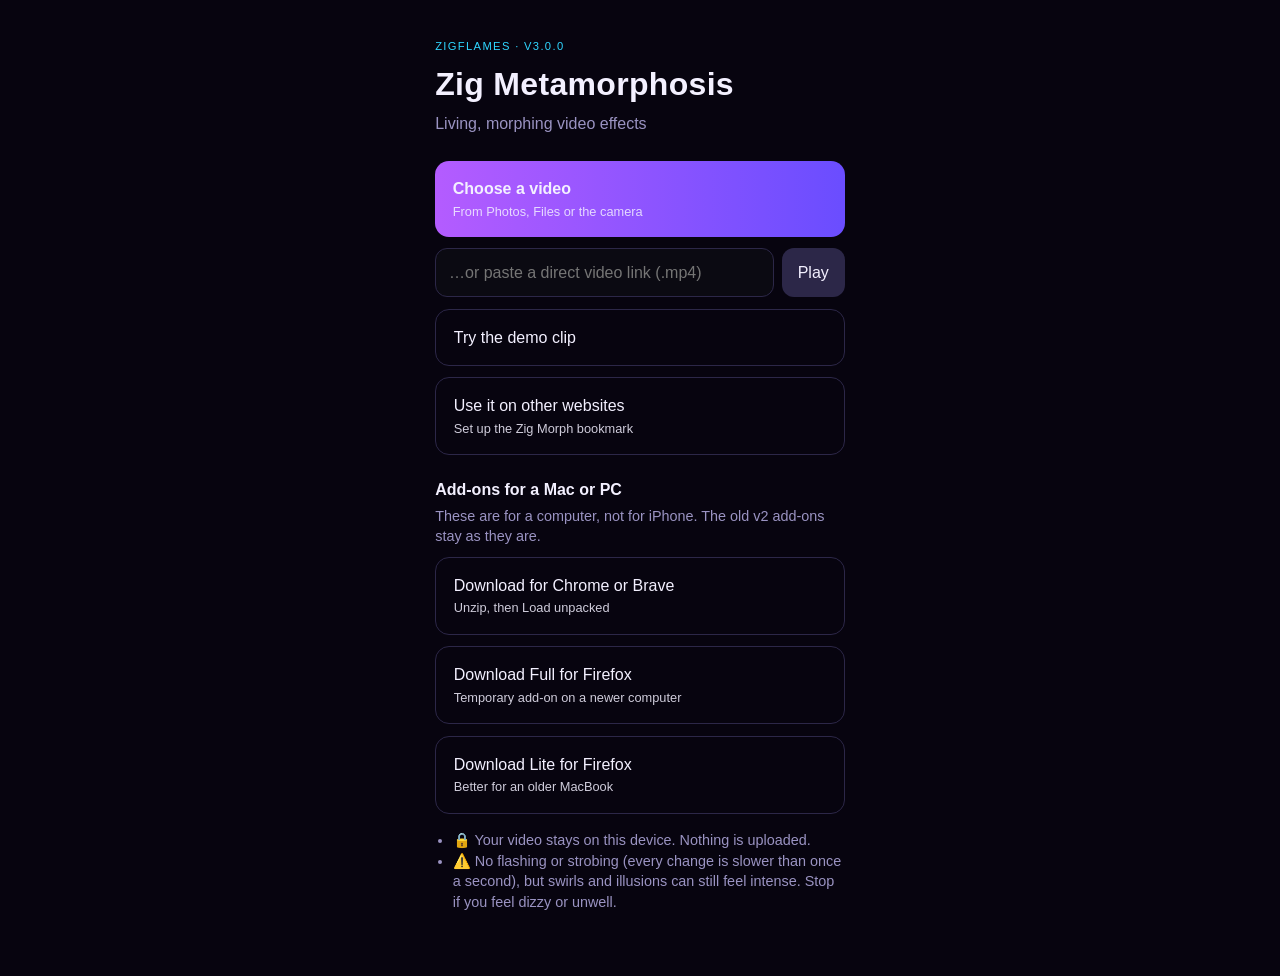
<file: index.html>
<!doctype html>
<html lang="en">
<head>
  <meta charset="utf-8">
  <meta name="viewport" content="width=device-width, initial-scale=1, viewport-fit=cover">
  <meta name="theme-color" content="#07040f">
  <meta name="apple-mobile-web-app-capable" content="yes">
  <meta name="apple-mobile-web-app-title" content="Zig Morph">
  <meta name="description" content="Living, morphing video effects. Your videos never leave your device.">
  <title>Zig Metamorphosis v3</title>
  <link rel="manifest" href="manifest.webmanifest">
  <link rel="icon" type="image/png" sizes="32x32" href="icons/favicon-32.png">
  <link rel="apple-touch-icon" href="icons/icon-180.png">
  <link rel="stylesheet" href="app.css">
</head>
<body>
  <main id="home">
    <p class="kicker">ZigFlames · v3.0.0</p>
    <h1>Zig Metamorphosis</h1>
    <p class="tag">Living, morphing video effects</p>

    <label class="big-btn primary" for="file">
      <span>Choose a video</span>
      <small>From Photos, Files or the camera</small>
    </label>
    <input id="file" type="file" accept="video/*" hidden>

    <form id="urlForm" class="url-row" autocomplete="off">
      <input id="url" type="url" inputmode="url" placeholder="…or paste a direct video link (.mp4)" aria-label="Video link" spellcheck="false" autocapitalize="off">
      <button type="submit" class="small-btn">Play</button>
    </form>

    <button id="demoBtn" class="big-btn ghost" type="button"><span>Try the demo clip</span></button>
    <a id="bmLink" class="big-btn ghost" href="bookmarklet/"><span>Use it on other websites</span><small>Set up the Zig Morph bookmark</small></a>

    <p id="homeMsg" class="msg" role="status" hidden></p>

    <div class="downloads">
      <p class="dl-title">Add-ons for a Mac or PC</p>
      <p class="small">These are for a computer, not for iPhone. The old v2 add-ons stay as they are.</p>
      <a class="big-btn ghost" href="downloads/zig-metamorphosis-v3-chrome.zip"><span>Download for Chrome or Brave</span><small>Unzip, then Load unpacked</small></a>
      <a class="big-btn ghost" href="downloads/zig-metamorphosis-v3-firefox.xpi"><span>Download Full for Firefox</span><small>Temporary add-on on a newer computer</small></a>
      <a class="big-btn ghost" href="downloads/zig-metamorphosis-v3-firefox-lite.xpi"><span>Download Lite for Firefox</span><small>Better for an older MacBook</small></a>
    </div>

    <ul class="notes">
      <li>🔒 Your video stays on this device. Nothing is uploaded.</li>
      <li id="installTip" hidden>📲 For true full screen and offline use: tap <b>Share</b> → <b>Add to Home Screen</b>.</li>
      <li>⚠️ No flashing or strobing (every change is slower than once a second), but swirls and illusions can still feel intense. Stop if you feel dizzy or unwell.</li>
    </ul>
  </main>

  <section id="stage" hidden>
    <video id="video" playsinline webkit-playsinline loop preload="auto" disablepictureinpicture x-webkit-airplay="deny"></video>
    <canvas id="canvas" aria-hidden="true"></canvas>
    <button id="bigPlay" class="big-play" type="button" aria-label="Play" hidden></button>
    <div id="toast" class="toast" role="status" hidden></div>
    <div id="ui" class="ui">
      <div class="top">
        <button id="backBtn" class="icon-btn" type="button" aria-label="Choose another video">←</button>
        <div id="title" class="title"></div>
        <button id="muteBtn" class="icon-btn" type="button" aria-label="Sound on/off">♪</button>
        <button id="fsBtn" class="icon-btn" type="button" aria-label="Full screen" hidden>⛶</button>
      </div>
      <div class="transport">
        <button id="playBtn" class="icon-btn" type="button" aria-label="Play/Pause">▶</button>
        <span id="tCur" class="time">0:00</span>
        <input id="seek" type="range" min="0" max="1000" value="0" aria-label="Position">
        <span id="tDur" class="time">0:00</span>
      </div>
      <div id="modes" class="chips" role="radiogroup" aria-label="Effect">
        <button type="button" data-mode="cycle">Metamorphosis Cycle</button>
        <button type="button" data-mode="liquid">Liquid Melt</button>
        <button type="button" data-mode="dissolve">Dissolve &amp; Reform</button>
        <button type="button" data-mode="refraction">Refraction</button>
        <button type="button" data-mode="chroma">Chroma Morph</button>
        <button type="button" data-mode="ripple">Ripple Pool</button>
        <button type="button" data-mode="kaleido">Kaleido Bloom</button>
        <button type="button" data-mode="smoke">Smoke Drift</button>
        <button type="button" data-mode="mirror">Mirror Twin</button>
        <button type="button" data-mode="shatter">Glass Shatter</button>
        <button type="button" data-mode="breathe">Pulse Breathe</button>
        <button type="button" data-mode="vision">Zig Vision</button>
        <button type="button" data-mode="thick">Thick</button>
        <button type="button" data-mode="brain">Brain Morph</button>
      </div>
      <p id="brainHint" class="hint" hidden>Keep your eyes on the red dot. When the swirl fades, the video will seem to move the other way.</p>
      <p id="fallbackNote" class="hint warn" hidden></p>
      <div class="sliders">
        <label>Intensity <input id="intensity" type="range" min="0" max="100"></label>
        <label>Fine speed <input id="speed" type="range" min="0" max="100"></label>
        <label id="adaptRow" hidden>Stare time <span id="adaptVal"></span><input id="adapt" type="range" min="10" max="60"></label>
      </div>
      <div class="seg" id="pace" role="radiogroup" aria-label="Speed">
        <button type="button" data-pace="slow">Slow</button>
        <button type="button" data-pace="normal">Normal</button>
        <button type="button" data-pace="fast">Fast</button>
        <button type="button" data-pace="turbo">Turbo</button>
      </div>
      <div class="seg" id="perf" role="radiogroup" aria-label="Performance">
        <button type="button" data-perf="low">Battery saver</button>
        <button type="button" data-perf="medium">Balanced</button>
        <button type="button" data-perf="high">Sharp</button>
      </div>
    </div>
  </section>

  <script src="app.js"></script>
</body>
</html>
</file>
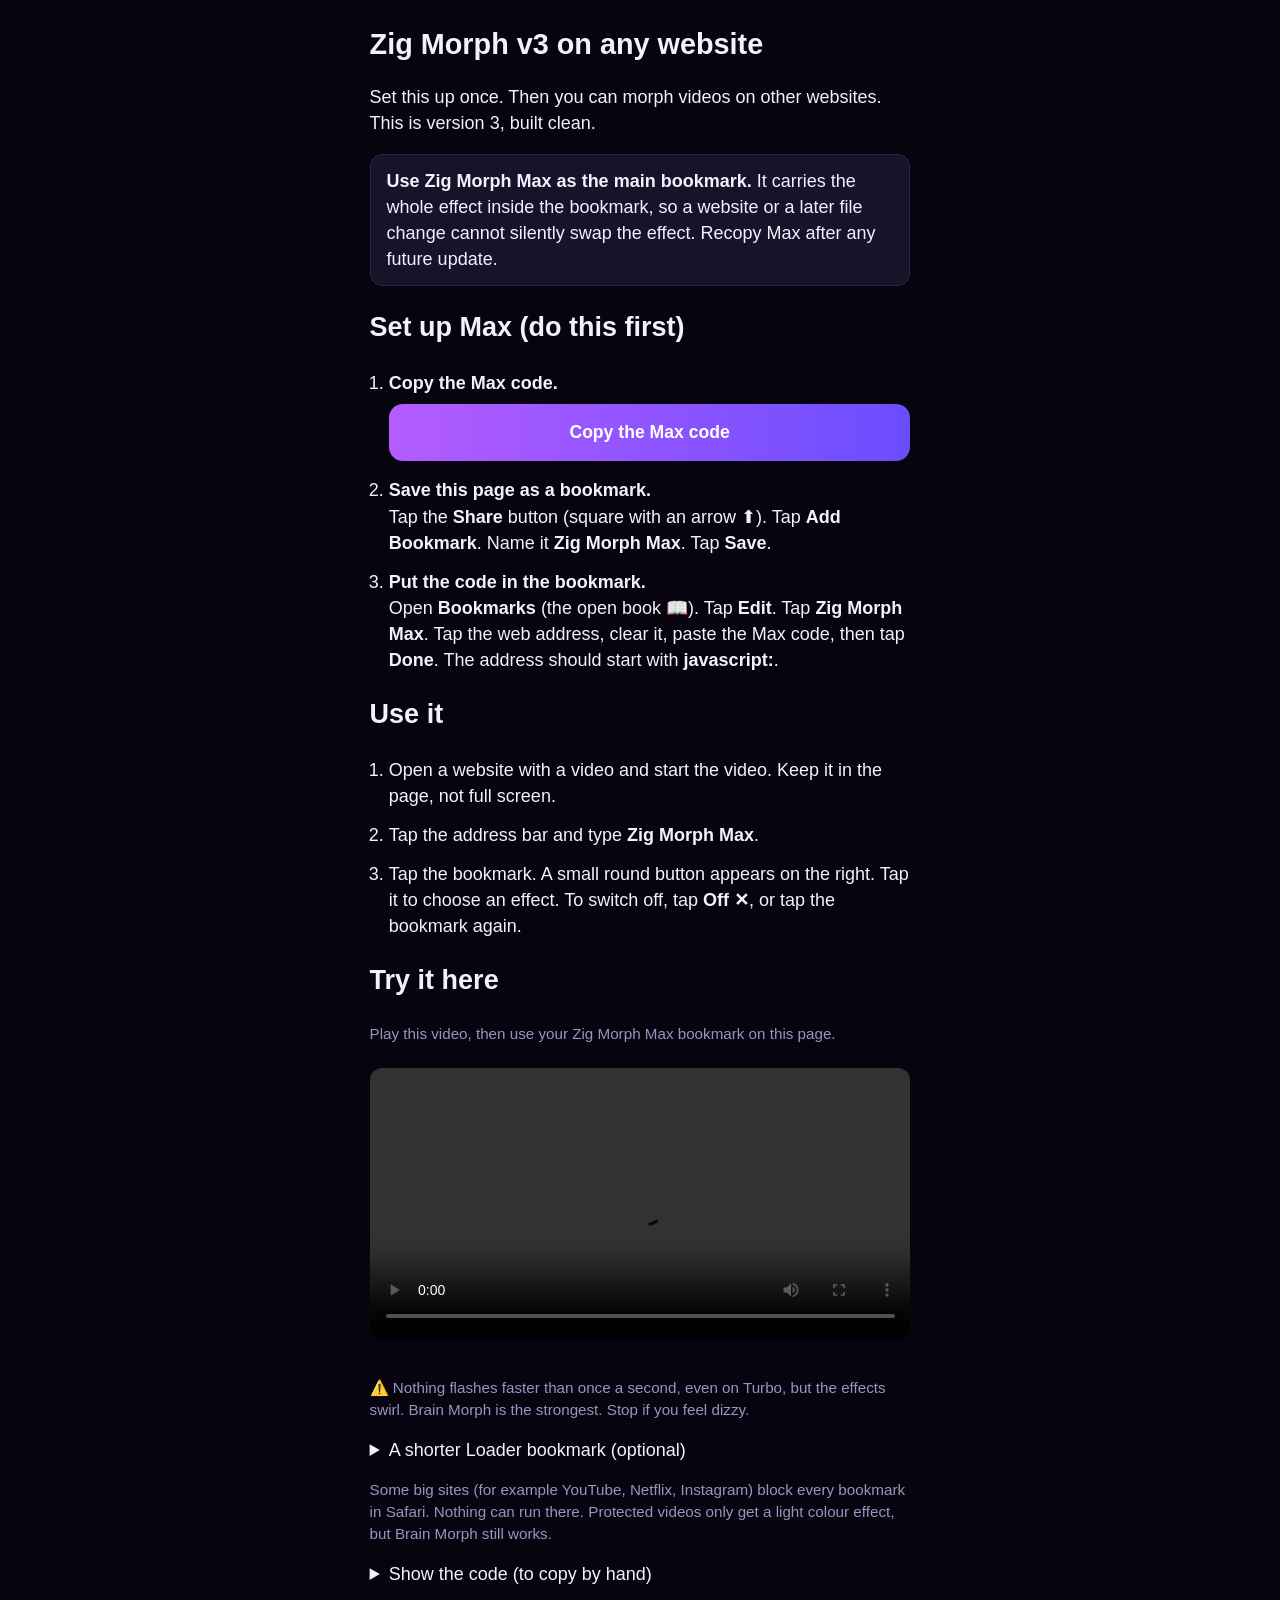
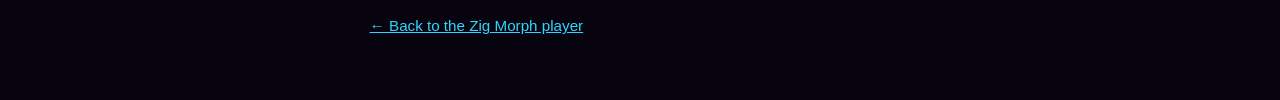
<file: bookmarklet/index.html>
<!doctype html>
<html lang="en">
<head>
  <meta charset="utf-8">
  <meta name="viewport" content="width=device-width, initial-scale=1, viewport-fit=cover">
  <meta name="theme-color" content="#07040f">
  <title>Zig Morph v3 bookmark: set up</title>
  <style>
    :root { --bg:#07040f; --text:#f3f0ff; --muted:#9a93c2; --accent:#b45cff; --accent2:#2fd6ff; }
    * { box-sizing:border-box; }
    body { margin:0; background:var(--bg); color:var(--text); font:18px/1.45 -apple-system,BlinkMacSystemFont,"Segoe UI",Roboto,sans-serif;
      padding:1.5rem 1.1rem 3rem; max-width:36rem; margin-inline:auto; }
    h1 { font-size:1.8rem; margin:0 0 .4rem; }
    .new { background:#17142a; border:1px solid #2c2748; border-radius:12px; padding:.8rem 1rem; }
    ol { padding-left:1.2rem; }
    li { margin:0 0 .8rem; }
    button.copy { display:block; width:100%; margin:.5rem 0 1rem; padding:1rem; border:0; border-radius:14px;
      background:linear-gradient(90deg,var(--accent),#6a4dff); color:#fff; font:inherit; font-weight:700; font-size:1.1rem; cursor:pointer; }
    button.copy.secondary { background:#2c2748; font-weight:650; font-size:1rem; }
    .small { color:var(--muted); font-size:.95rem; }
    video { width:100%; border-radius:12px; background:#000; margin:.5rem 0 1rem; }
    details { margin:1rem 0; }
    textarea { width:100%; min-height:6rem; background:#0b0a12; color:#ece9ff; border:1px solid #2c2748; border-radius:10px; padding:.6rem; font:12px/1.3 ui-monospace,monospace; }
    a { color:var(--accent2); }
  </style>
</head>
<body>
  <h1>Zig Morph v3 on any website</h1>
  <p>Set this up once. Then you can morph videos on other websites. This is version 3, built clean.</p>
  <p class="new"><b>Use Zig Morph Max as the main bookmark.</b> It carries the whole effect inside the bookmark, so a website or a later file change cannot silently swap the effect. Recopy Max after any future update.</p>

  <h2>Set up Max (do this first)</h2>
  <ol>
    <li><b>Copy the Max code.</b><br>
      <button class="copy" type="button" id="copyMax">Copy the Max code</button></li>
    <li><b>Save this page as a bookmark.</b><br>Tap the <b>Share</b> button (square with an arrow ⬆). Tap <b>Add Bookmark</b>. Name it <b>Zig Morph Max</b>. Tap <b>Save</b>.</li>
    <li><b>Put the code in the bookmark.</b><br>Open <b>Bookmarks</b> (the open book 📖). Tap <b>Edit</b>. Tap <b>Zig Morph Max</b>. Tap the web address, clear it, paste the Max code, then tap <b>Done</b>. The address should start with <b>javascript:</b>.</li>
  </ol>

  <h2>Use it</h2>
  <ol>
    <li>Open a website with a video and start the video. Keep it in the page, not full screen.</li>
    <li>Tap the address bar and type <b>Zig Morph Max</b>.</li>
    <li>Tap the bookmark. A small round button appears on the right. Tap it to choose an effect. To switch off, tap <b>Off ✕</b>, or tap the bookmark again.</li>
  </ol>

  <h2>Try it here</h2>
  <p class="small">Play this video, then use your Zig Morph Max bookmark on this page.</p>
  <video id="demo" controls playsinline loop src="../demo.mp4"></video>
  <p class="small">⚠️ Nothing flashes faster than once a second, even on Turbo, but the effects swirl. Brain Morph is the strongest. Stop if you feel dizzy.</p>

  <details>
    <summary>A shorter Loader bookmark (optional)</summary>
    <p class="small">This short bookmark loads the effect file from a <b>pinned v3.0.0 address</b>, not from a floating “latest” branch. It is easier to paste, but it only works after the v3 page is published, and it can change if that exact file is replaced. Prefer Max.</p>
    <button class="copy secondary" type="button" id="copyLoader">Copy the Loader code</button>
  </details>

  <p class="small">Some big sites (for example YouTube, Netflix, Instagram) block every bookmark in Safari. Nothing can run there. Protected videos only get a light colour effect, but Brain Morph still works.</p>

  <details>
    <summary>Show the code (to copy by hand)</summary>
    <p>Max code (long):</p>
    <textarea id="maxBox" readonly></textarea>
    <p>Loader code:</p>
    <textarea id="loaderBox" readonly></textarea>
  </details>

  <p class="small" style="margin-top:28px"><a href="../">← Back to the Zig Morph player</a></p>
  <script src="codes.js"></script>
  <script>
    function ready() {
      const codes = window.ZIG_CODES_V3 || {};
      document.getElementById('maxBox').value = codes.max || '';
      document.getElementById('loaderBox').value = codes.loader || '';
      async function copy(which, btn, label) {
        const text = codes[which] || '';
        try { await navigator.clipboard.writeText(text); btn.textContent = 'Copied'; }
        catch (e) { btn.textContent = 'Select the code below and copy'; document.getElementById(which === 'max' ? 'maxBox' : 'loaderBox').scrollIntoView(); }
        setTimeout(() => { btn.textContent = label; }, 2000);
      }
      document.getElementById('copyMax').onclick = () => copy('max', document.getElementById('copyMax'), 'Copy the Max code');
      document.getElementById('copyLoader').onclick = () => copy('loader', document.getElementById('copyLoader'), 'Copy the Loader code');
    }
    if (window.ZIG_CODES_V3) ready(); else window.addEventListener('DOMContentLoaded', ready);
  </script>
</body>
</html>
</file>
<file: app.css>
/* Zig Metamorphosis v3.0.0 — morph page */
:root { --bg:#07040f; --panel:#141025; --text:#f3f0ff; --muted:#9a93c2; --accent:#b45cff; --accent2:#2fd6ff; --danger:#ff8a8a; }
* { box-sizing: border-box; }
html, body { margin:0; min-height:100%; background:var(--bg); color:var(--text);
  font:16px/1.45 -apple-system, BlinkMacSystemFont, "Segoe UI", Roboto, sans-serif; }
body { padding: env(safe-area-inset-top) env(safe-area-inset-right) env(safe-area-inset-bottom) env(safe-area-inset-left); }
#home { max-width: 28rem; margin: 0 auto; padding: 2.4rem 1.2rem 3rem; }
.kicker { color:var(--accent2); letter-spacing:.12em; text-transform:uppercase; font-size:.7rem; margin:0 0 .4rem; }
h1 { font-size: 2rem; margin:0 0 .3rem; letter-spacing:.01em; }
.tag { color:var(--muted); margin:0 0 1.6rem; }
.big-btn { display:block; width:100%; text-align:left; margin:0 0 .7rem; padding:1rem 1.1rem; border-radius:14px;
  border:1px solid #2c2748; background:var(--panel); color:var(--text); text-decoration:none; font:inherit; cursor:pointer; }
.big-btn.primary { background:linear-gradient(90deg,var(--accent),#6a4dff); border:0; font-weight:650; }
.big-btn small { display:block; font-size:.8rem; opacity:.85; font-weight:400; margin-top:.15rem; }
.big-btn.ghost { background:transparent; }
.url-row { display:flex; gap:.5rem; margin:0 0 .7rem; }
.url-row input { flex:1; min-width:0; padding:.75rem .8rem; border-radius:12px; border:1px solid #2c2748;
  background:#0b0a12; color:var(--text); font:inherit; }
.small-btn { padding:.75rem 1rem; border:0; border-radius:12px; background:#2c2748; color:var(--text); font:inherit; cursor:pointer; }
.notes { color:var(--muted); font-size:.9rem; padding-left:1.1rem; }
.msg { color:var(--danger); margin:0 0 1rem; }
#stage { position:fixed; inset:0; background:#000; }
#stage video, #stage canvas { position:absolute; inset:0; width:100%; height:100%; object-fit:contain; }
#stage canvas { pointer-events:none; }
.ui { position:absolute; left:0; right:0; bottom:0; padding: .6rem 0.8rem calc(.8rem + env(safe-area-inset-bottom));
  background:linear-gradient(transparent, rgba(7,4,15,.92) 28%); }
.top, .transport { display:flex; align-items:center; gap:.5rem; margin-bottom:.5rem; }
.title { flex:1; font-size:.9rem; white-space:nowrap; overflow:hidden; text-overflow:ellipsis; }
.icon-btn { width:2.2rem; height:2.2rem; border:0; border-radius:50%; background:#2c2748; color:#fff; font:inherit; cursor:pointer; }
.time { font-variant-numeric:tabular-nums; font-size:.8rem; color:var(--muted); }
.transport input[type=range] { flex:1; }
.chips { display:flex; gap:.4rem; overflow-x:auto; padding:.2rem 0 .5rem; -webkit-overflow-scrolling:touch; }
.chips button, .seg button { flex:none; border:1px solid #2c2748; background:#141025; color:var(--text);
  border-radius:999px; padding:.35rem .7rem; font:inherit; font-size:.8rem; cursor:pointer; }
.chips button[aria-checked="true"], .seg button[aria-checked="true"] {
  background:linear-gradient(90deg,var(--accent),var(--accent2)); border-color:transparent; color:#fff; font-weight:650; }
.seg { display:grid; grid-template-columns:repeat(4,1fr); gap:.35rem; margin:.4rem 0; }
.sliders { display:grid; gap:.35rem; margin:.4rem 0; font-size:.8rem; color:var(--muted); }
.sliders input { width:100%; }
.hint { font-size:.8rem; color:var(--muted); margin:.3rem 0; }
.hint.warn { color:#ffd39a; }
.toast { position:absolute; top:calc(.8rem + env(safe-area-inset-top)); left:50%; transform:translateX(-50%);
  background:#17142a; border:1px solid #2c2748; border-radius:10px; padding:.5rem .8rem; font-size:.85rem; max-width:90%; }
.big-play { position:absolute; left:50%; top:45%; transform:translate(-50%,-50%); width:4.5rem; height:4.5rem;
  border:0; border-radius:50%; background:rgba(180,92,255,.9); color:#fff; font-size:1.6rem; cursor:pointer; }
.big-play::before { content:"▶"; }
body.playing #home { display:none; }

.downloads { margin: 1.4rem 0 1rem; }
.dl-title { margin: 0 0 .3rem; font-weight: 650; }
.downloads .small { color: var(--muted); font-size: .9rem; margin: 0 0 .6rem; }
</file>
